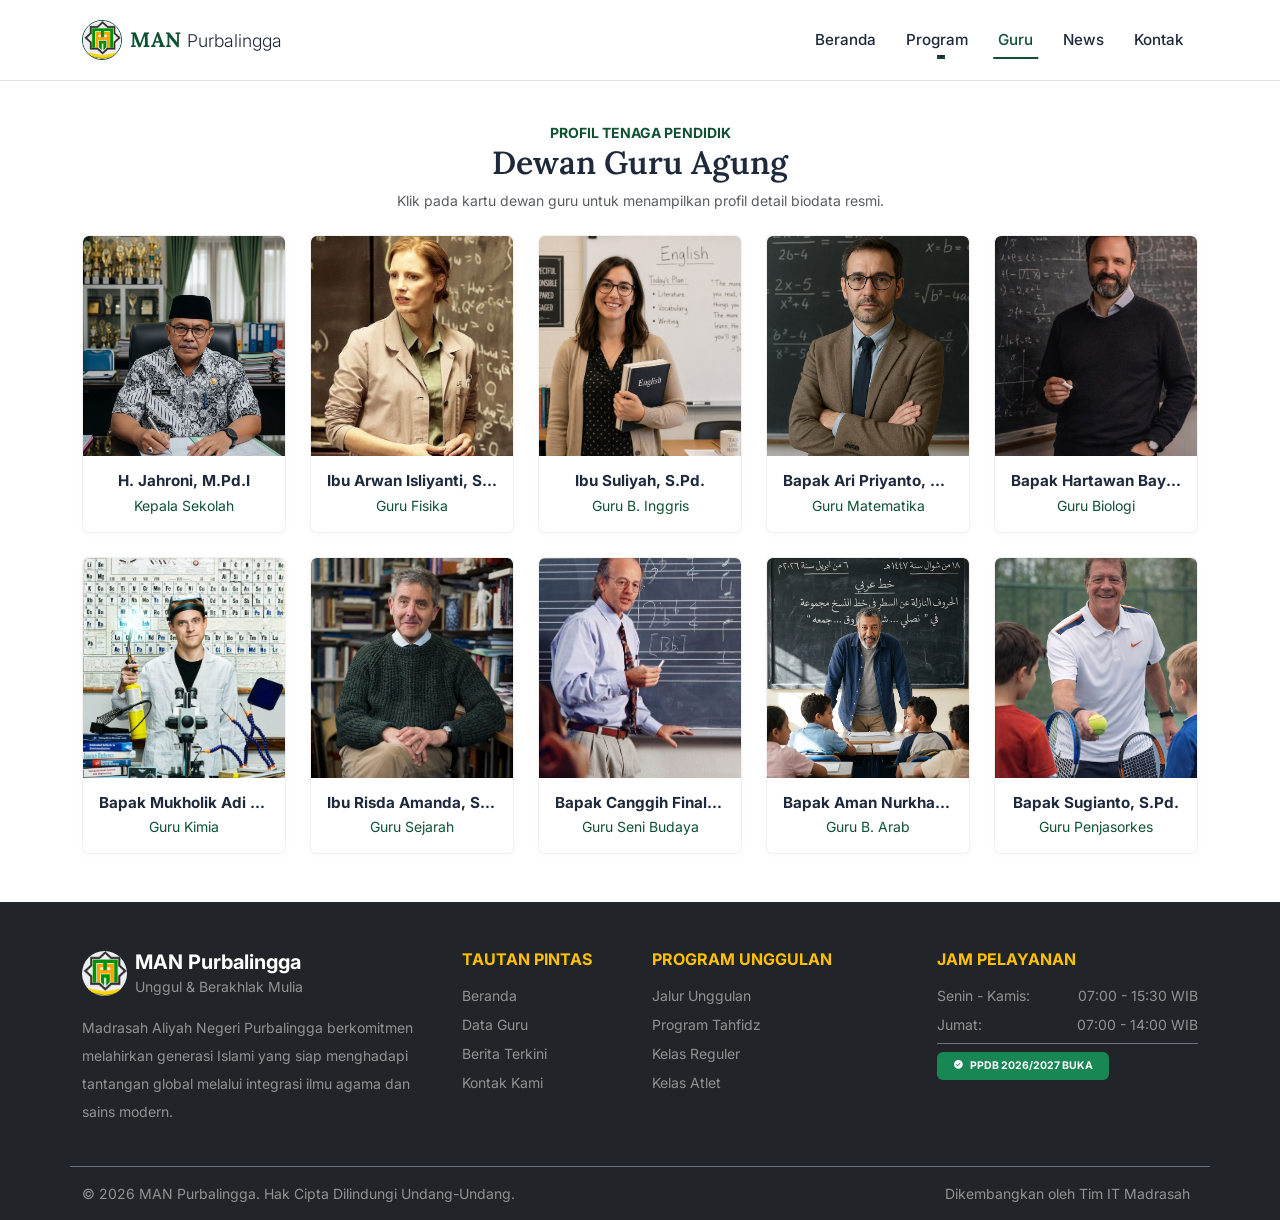
<file: guru.html>
<!DOCTYPE html>
<html lang="id">
<head>
  <meta charset="UTF-8" />
  <meta name="viewport" content="width=device-width, initial-scale=1.0" />
  <title>Direktori Pendidik | MAN Purbalingga</title>
  <link href="https://cdn.jsdelivr.net/npm/bootstrap@5.3.2/dist/css/bootstrap.min.css" rel="stylesheet" />
  <link href="https://fonts.googleapis.com/css2?family=Inter:wght@400;500;600&family=Lora:wght@600&display=swap" rel="stylesheet" />
  <link href="https://unpkg.com/boxicons@2.1.4/css/boxicons.min.css" rel="stylesheet" />
  <link rel="stylesheet" href="style.css" />
</head>
<body class="bg-white-base">

  <nav class="navbar navbar-expand-lg fixed-top custom-navbar bg-white border-bottom">
    <div class="container">
      <a class="navbar-brand d-flex align-items-center" href="index.html">
        <img src="logo.jpg" alt="Logo" class="brand-logo me-2 rounded-circle" style="width: 40px; height: 40px; object-fit: cover;" />
        <div><span class="brand-main">MAN</span> <span class="brand-sub">Purbalingga</span></div>
      </a>
      <button class="navbar-toggler border-0" type="button" data-bs-toggle="collapse" data-bs-target="#navbarNav">
        <i class="bx bx-menu fs-2 text-success-man"></i>
      </button>
      <div class="collapse navbar-collapse" id="navbarNav">
        <ul class="navbar-nav ms-auto align-items-center">
          <li class="nav-item"><a class="nav-link" href="index.html">Beranda</a></li>
          <li class="nav-item dropdown">
            <a class="nav-link dropdown-toggle" href="#" id="progD" data-bs-toggle="dropdown">Program</a>
            <ul class="dropdown-menu border-0 shadow-sm">
              <li><a class="dropdown-item" href="program.html#unggul">Jalur Unggul</a></li>
              <li><a class="dropdown-item" href="program.html#reguler">Reguler</a></li>
              <li><a class="dropdown-item" href="program.html#mandiri">Mandiri</a></li>
              <li><a class="dropdown-item" href="program.html#tahfidz">Tahfidz</a></li>
              <li><a class="dropdown-item" href="program.html#atlet">Atlet (Olahraga)</a></li>
            </ul>
          </li>
          <li class="nav-item"><a class="nav-link active" href="guru.html">Guru</a></li>
          <li class="nav-item"><a class="nav-link" href="index.html#news-section">News</a></li>
          <li class="nav-item"><a class="nav-link" href=index.html#kontak>Kontak</a></li>
        </ul>
        </ul>
      </div>
    </div>
  </nav>

  <div class="container py-5 mt-5">
    <div class="text-center my-4">
      <span class="text-success-man text-uppercase tracking-wider small fw-bold">Profil Tenaga Pendidik</span>
      <h2 class="title-academic text-dark-man">Dewan Guru Agung</h2>
      <p class="text-muted small">Klik pada kartu dewan guru untuk menampilkan profil detail biodata resmi.</p>
    </div>

    <div class="row row-cols-1 row-cols-sm-2 row-cols-md-3 row-cols-lg-5 g-4">
      
      <div class="col">
        <div class="card teacher-interactive-card border-0 text-center h-100 shadow-xs" data-bs-toggle="modal" data-bs-target="#modalGuru1" style="cursor: pointer;">
          <div class="img-container position-relative overflow-hidden bg-light rounded-top">
            <img src="kepsek.jpg" class="card-img-top" alt="Travis Scott" style="height: 220px; object-fit: cover;" />
          </div>
          <div class="card-body p-3 bg-white rounded-bottom">
            <h6 class="fw-bold text-dark-man mb-1 text-truncate" style="font-size: 0.95rem;">H. Jahroni, M.Pd.I</h6>
            <small class="text-success-man d-block small">Kepala Sekolah</small>
          </div>
        </div>
      </div>

      <div class="col">
        <div class="card teacher-interactive-card border-0 text-center h-100 shadow-xs" data-bs-toggle="modal" data-bs-target="#modalGuru2" style="cursor: pointer;">
          <div class="img-container position-relative overflow-hidden bg-light rounded-top">
            <img src="fisika.jpg" class="card-img-top" alt="Aubrey Drake" style="height: 220px; object-fit: cover;" />
          </div>
          <div class="card-body p-3 bg-white rounded-bottom">
            <h6 class="fw-bold text-dark-man mb-1 text-truncate" style="font-size: 0.95rem;">Ibu Arwan Isliyanti, S.Pd., M.PFis.</h6>
            <small class="text-success-man d-block small">Guru Fisika</small>
          </div>
        </div>
      </div>

      <div class="col">
        <div class="card teacher-interactive-card border-0 text-center h-100 shadow-xs" data-bs-toggle="modal" data-bs-target="#modalGuru3" style="cursor: pointer;">
          <div class="img-container position-relative overflow-hidden bg-light rounded-top">
            <img src="eng.jpg" class="card-img-top" alt="Frank Ocean" style="height: 220px; object-fit: cover;" />
          </div>
          <div class="card-body p-3 bg-white rounded-bottom">
            <h6 class="fw-bold text-dark-man mb-1 text-truncate" style="font-size: 0.95rem;">Ibu Suliyah, S.Pd.</h6>
            <small class="text-success-man d-block small">Guru B. Inggris</small>
          </div>
        </div>
      </div>

      <div class="col">
        <div class="card teacher-interactive-card border-0 text-center h-100 shadow-xs" data-bs-toggle="modal" data-bs-target="#modalGuru4" style="cursor: pointer;">
          <div class="img-container position-relative overflow-hidden bg-light rounded-top">
            <img src="math.jpg" class="card-img-top" alt="Kendrick Lamar" style="height: 220px; object-fit: cover;" />
          </div>
          <div class="card-body p-3 bg-white rounded-bottom">
            <h6 class="fw-bold text-dark-man mb-1 text-truncate" style="font-size: 0.95rem;">Bapak Ari Priyanto, S.Pd.</h6>
            <small class="text-success-man d-block small">Guru Matematika</small>
          </div>
        </div>
      </div>

      <div class="col">
        <div class="card teacher-interactive-card border-0 text-center h-100 shadow-xs" data-bs-toggle="modal" data-bs-target="#modalGuru5" style="cursor: pointer;">
          <div class="img-container position-relative overflow-hidden bg-light rounded-top">
            <img src="biologi.jpg" class="card-img-top" alt="J. Cole" style="height: 220px; object-fit: cover;" />
          </div>
          <div class="card-body p-3 bg-white rounded-bottom">
            <h6 class="fw-bold text-dark-man mb-1 text-truncate" style="font-size: 0.95rem;">Bapak Hartawan Bayu P., S.Si.</h6>
            <small class="text-success-man d-block small">Guru Biologi</small>
          </div>
        </div>
      </div>

      <div class="col">
        <div class="card teacher-interactive-card border-0 text-center h-100 shadow-xs" data-bs-toggle="modal" data-bs-target="#modalGuru6" style="cursor: pointer;">
          <div class="img-container position-relative overflow-hidden bg-light rounded-top">
            <img src="kimia.jpg" class="card-img-top" alt="Kanye West" style="height: 220px; object-fit: cover;" />
          </div>
          <div class="card-body p-3 bg-white rounded-bottom">
            <h6 class="fw-bold text-dark-man mb-1 text-truncate" style="font-size: 0.95rem;"> Bapak Mukholik Adi Susatyo, S.Pd., M.Sc.</h6>
            <small class="text-success-man d-block small">Guru Kimia</small>
          </div>
        </div>
      </div>

      <div class="col">
        <div class="card teacher-interactive-card border-0 text-center h-100 shadow-xs" data-bs-toggle="modal" data-bs-target="#modalGuru7" style="cursor: pointer;">
          <div class="img-container position-relative overflow-hidden bg-light rounded-top">
            <img src="sejarah.jpg" class="card-img-top" alt="Eminem" style="height: 220px; object-fit: cover;" />
          </div>
          <div class="card-body p-3 bg-white rounded-bottom">
            <h6 class="fw-bold text-dark-man mb-1 text-truncate" style="font-size: 0.95rem;">Ibu Risda Amanda, S.Pd., Gr.</h6>
            <small class="text-success-man d-block small">Guru Sejarah</small>
          </div>
        </div>
      </div>

      <div class="col">
        <div class="card teacher-interactive-card border-0 text-center h-100 shadow-xs" data-bs-toggle="modal" data-bs-target="#modalGuru8" style="cursor: pointer;">
          <div class="img-container position-relative overflow-hidden bg-light rounded-top">
            <img src="senbud.jpg" class="card-img-top" alt="Asap Rocky" style="height: 220px; object-fit: cover;" />
          </div>
          <div class="card-body p-3 bg-white rounded-bottom">
            <h6 class="fw-bold text-dark-man mb-1 text-truncate" style="font-size: 0.95rem;">Bapak Canggih Finalti, S.Pd.</h6>
            <small class="text-success-man d-block small">Guru Seni Budaya</small>
          </div>
        </div>
      </div>

      <div class="col">
        <div class="card teacher-interactive-card border-0 text-center h-100 shadow-xs" data-bs-toggle="modal" data-bs-target="#modalGuru9" style="cursor: pointer;">
          <div class="img-container position-relative overflow-hidden bg-light rounded-top">
            <img src="arab.jpg" class="card-img-top" alt="Tyler" style="height: 220px; object-fit: cover;" />
          </div>
          <div class="card-body p-3 bg-white rounded-bottom">
            <h6 class="fw-bold text-dark-man mb-1 text-truncate" style="font-size: 0.95rem;">Bapak Aman Nurkhayanto, S.Pd.I.</h6>
            <small class="text-success-man d-block small">Guru B. Arab</small>
          </div>
        </div>
      </div>

      <div class="col">
        <div class="card teacher-interactive-card border-0 text-center h-100 shadow-xs" data-bs-toggle="modal" data-bs-target="#modalGuru10" style="cursor: pointer;">
          <div class="img-container position-relative overflow-hidden bg-light rounded-top">
            <img src="pjok.jpg" class="card-img-top" alt="Post Malone" style="height: 220px; object-fit: cover;" />
          </div>
          <div class="card-body p-3 bg-white rounded-bottom">
            <h6 class="fw-bold text-dark-man mb-1 text-truncate" style="font-size: 0.95rem;">Bapak Sugianto, S.Pd.</h6>
            <small class="text-success-man d-block small">Guru Penjasorkes</small>
          </div>
        </div>
      </div>

    </div>
  </div>

  <div class="modal fade" id="modalGuru1" tabindex="-1" aria-hidden="true">
    <div class="modal-dialog modal-dialog-centered">
      <div class="modal-content border-0 shadow">
        <div class="modal-header bg-success-man text-white">
          <h5 class="modal-title title-academic">Detail Profil Pendidik</h5>
          <button type="button" class="btn-close btn-close-white" data-bs-shadow="none" data-bs-dismiss="modal"></button>
        </div>
        <div class="modal-body p-4 text-center">
          <img src="kepsek.jpg" class="rounded-circle mb-3 border" style="width:120px; height:120px; object-fit:cover;" />
          <h4 class="fw-bold text-dark-man mb-1"></h4>H. Jahroni, M.Pd.I</h4>
          <span class="badge bg-light text-success-man mb-4">Kepala Madrasah</span>
          <div class="text-start border-top pt-3">
            <table class="table table-sm table-borderless small mb-0">
              <tr><td class="text-muted" style="width: 30%;">Alamat</td><td class="text-dark-man">: Purbalingga Kota, Jawa Tengah</td></tr>
              <tr><td class="text-muted">Tgl Lahir</td><td class="text-dark-man">: 30 April 1991</td></tr>
              <tr><td class="text-muted">Mengajar Sejak</td><td class="text-dark-man">: Tahun 2015</td></tr>
            </table>
          </div>
        </div>
      </div>
    </div>
  </div>

  <div class="modal fade" id="modalGuru2" tabindex="-1" aria-hidden="true">
    <div class="modal-dialog modal-dialog-centered">
      <div class="modal-content border-0 shadow">
        <div class="modal-header bg-success-man text-white">
          <h5 class="modal-title title-academic">Detail Profil Pendidik</h5>
          <button type="button" class="btn-close btn-close-white" data-bs-dismiss="modal"></button>
        </div>
        <div class="modal-body p-4 text-center">
          <img src="fisika.jpg" class="rounded-circle mb-3 border" style="width:120px; height:120px; object-fit:cover;" />
          <h4 class="fw-bold text-dark-man mb-1">Ibu Arwan Isliyanti, S.Pd., M.PFis.</h4>
          <span class="badge bg-light text-success-man mb-4">Guru Fisika Terpadu</span>
          <div class="text-start border-top pt-3">
            <table class="table table-sm table-borderless small mb-0">
              <tr><td class="text-muted" style="width: 30%;">Alamat</td><td class="text-dark-man">: Kalimanah, Kabupaten Purbalingga</td></tr>
              <tr><td class="text-muted">Tgl Lahir</td><td class="text-dark-man">: 24 Oktober 1986</td></tr>
              <tr><td class="text-muted">Mengajar Sejak</td><td class="text-dark-man">: Tahun 2012</td></tr>
            </table>
          </div>
        </div>
      </div>
    </div>
  </div>

  <div class="modal fade" id="modalGuru3" tabindex="-1" aria-hidden="true">
    <div class="modal-dialog modal-dialog-centered">
      <div class="modal-content border-0 shadow">
        <div class="modal-header bg-success-man text-white">
          <h5 class="modal-title title-academic">Detail Profil Pendidik</h5>
          <button type="button" class="btn-close btn-close-white" data-bs-dismiss="modal"></button>
        </div>
        <div class="modal-body p-4 text-center">
          <img src="eng.jpg" class="rounded-circle mb-3 border" style="width:120px; height:120px; object-fit:cover;" />
          <h4 class="fw-bold text-dark-man mb-1">Ibu Suliyah, S.Pd.</h4>
          <span class="badge bg-light text-success-man mb-4">Guru Bahasa Inggris</span>
          <div class="text-start border-top pt-3">
            <table class="table table-sm table-borderless small mb-0">
              <tr><td class="text-muted" style="width: 30%;">Alamat</td><td class="text-dark-man">: Bobotsari, Kabupaten Purbalingga</td></tr>
              <tr><td class="text-muted">Tgl Lahir</td><td class="text-dark-man">: 28 Oktober 1987</td></tr>
              <tr><td class="text-muted">Mengajar Sejak</td><td class="text-dark-man">: Tahun 2017</td></tr>
            </table>
          </div>
        </div>
      </div>
    </div>
  </div>

  <div class="modal fade" id="modalGuru4" tabindex="-1" aria-hidden="true">
    <div class="modal-dialog modal-dialog-centered">
      <div class="modal-content border-0 shadow">
        <div class="modal-header bg-success-man text-white">
          <h5 class="modal-title title-academic">Detail Profil Pendidik</h5>
          <button type="button" class="btn-close btn-close-white" data-bs-dismiss="modal"></button>
        </div>
        <div class="modal-body p-4 text-center">
          <img src="math.jpg" class="rounded-circle mb-3 border" style="width:120px; height:120px; object-fit:cover;" />
          <h4 class="fw-bold text-dark-man mb-1">Bapak Ari Priyanto, S.Pd.</h4>
          <span class="badge bg-light text-success-man mb-4">Guru Matematika</span>
          <div class="text-start border-top pt-3">
            <table class="table table-sm table-borderless small mb-0">
              <tr><td class="text-muted" style="width: 30%;">Alamat</td><td class="text-dark-man">: Kutasari, Purbalingga</td></tr>
              <tr><td class="text-muted">Tgl Lahir</td><td class="text-dark-man">: 17 Juni 1987</td></tr>
              <tr><td class="text-muted">Mengajar Sejak</td><td class="text-dark-man">: Tahun 2016</td></tr>
            </table>
          </div>
        </div>
      </div>
    </div>
  </div>

  <div class="modal fade" id="modalGuru5" tabindex="-1" aria-hidden="true">
    <div class="modal-dialog modal-dialog-centered">
      <div class="modal-content border-0 shadow">
        <div class="modal-header bg-success-man text-white">
          <h5 class="modal-title title-academic">Detail Profil Pendidik</h5>
          <button type="button" class="btn-close btn-close-white" data-bs-dismiss="modal"></button>
        </div>
        <div class="modal-body p-4 text-center">
          <img src="biologi.jpg" class="rounded-circle mb-3 border" style="width:120px; height:120px; object-fit:cover;" />
          <h4 class="fw-bold text-dark-man mb-1">JBapak Hartawan Bayu P., S.Si.</h4>
          <span class="badge bg-light text-success-man mb-4">Guru Biologi</span>
          <div class="text-start border-top pt-3">
            <table class="table table-sm table-borderless small mb-0">
              <tr><td class="text-muted" style="width: 30%;">Alamat</td><td class="text-dark-man">: Mrebet, Purbalingga</td></tr>
              <tr><td class="text-muted">Tgl Lahir</td><td class="text-dark-man">: 28 Januari 1985</td></tr>
              <tr><td class="text-muted">Mengajar Sejak</td><td class="text-dark-man">: Tahun 2014</td></tr>
            </table>
          </div>
        </div>
      </div>
    </div>
  </div>

  <div class="modal fade" id="modalGuru6" tabindex="-1" aria-hidden="true">
    <div class="modal-dialog modal-dialog-centered">
      <div class="modal-content border-0 shadow">
        <div class="modal-header bg-success-man text-white">
          <h5 class="modal-title title-academic">Detail Profil Pendidik</h5>
          <button type="button" class="btn-close btn-close-white" data-bs-dismiss="modal"></button>
        </div>
        <div class="modal-body p-4 text-center">
          <img src="kimia.jpg" class="rounded-circle mb-3 border" style="width:120px; height:120px; object-fit:cover;" />
          <h4 class="fw-bold text-dark-man mb-1"> Bapak Mukholik Adi Susatyo, S.Pd., M.Sc.</h4>
          <span class="badge bg-light text-success-man mb-4">Guru Kimia</span>
          <div class="text-start border-top pt-3">
            <table class="table table-sm table-borderless small mb-0">
              <tr><td class="text-muted" style="width: 30%;">Alamat</td><td class="text-dark-man">: Padamara, Purbalingga</td></tr>
              <tr><td class="text-muted">Tgl Lahir</td><td class="text-dark-man">: 8 Juni 1977</td></tr>
              <tr><td class="text-muted">Mengajar Sejak</td><td class="text-dark-man">: Tahun 2010</td></tr>
            </table>
          </div>
        </div>
      </div>
    </div>
  </div>

  <div class="modal fade" id="modalGuru7" tabindex="-1" aria-hidden="true">
    <div class="modal-dialog modal-dialog-centered">
      <div class="modal-content border-0 shadow">
        <div class="modal-header bg-success-man text-white">
          <h5 class="modal-title title-academic">Detail Profil Pendidik</h5>
          <button type="button" class="btn-close btn-close-white" data-bs-dismiss="modal"></button>
        </div>
        <div class="modal-body p-4 text-center">
          <img src="sejarah.jpg" class="rounded-circle mb-3 border" style="width:120px; height:120px; object-fit:cover;" />
          <h4 class="fw-bold text-dark-man mb-1">Ibu Risda Amanda, S.Pd., Gr.</h4>
          <span class="badge bg-light text-success-man mb-4">Guru Sejarah</span>
          <div class="text-start border-top pt-3">
            <table class="table table-sm table-borderless small mb-0">
              <tr><td class="text-muted" style="width: 30%;">Alamat</td><td class="text-dark-man">: Bukateja, Purbalingga</td></tr>
              <tr><td class="text-muted">Tgl Lahir</td><td class="text-dark-man">: 17 Oktober 1972</td></tr>
              <tr><td class="text-muted">Mengajar Sejak</td><td class="text-dark-man">: Tahun 2008</td></tr>
            </table>
          </div>
        </div>
      </div>
    </div>
  </div>

  <div class="modal fade" id="modalGuru8" tabindex="-1" aria-hidden="true">
    <div class="modal-dialog modal-dialog-centered">
      <div class="modal-content border-0 shadow">
        <div class="modal-header bg-success-man text-white">
          <h5 class="modal-title title-academic">Detail Profil Pendidik</h5>
          <button type="button" class="btn-close btn-close-white" data-bs-dismiss="modal"></button>
        </div>
        <div class="modal-body p-4 text-center">
          <img src="senbud.jpg" class="rounded-circle mb-3 border" style="width:120px; height:120px; object-fit:cover;" />
          <h4 class="fw-bold text-dark-man mb-1">Bapak Canggih Finalti, S.Pd.</h4>
          <span class="badge bg-light text-success-man mb-4">Guru Seni Budaya</span>
          <div class="text-start border-top pt-3">
            <table class="table table-sm table-borderless small mb-0">
              <tr><td class="text-muted" style="width: 30%;">Alamat</td><td class="text-dark-man">: Karanganyar, Purbalingga</td></tr>
              <tr><td class="text-muted">Tgl Lahir</td><td class="text-dark-man">: 3 Oktober 1988</td></tr>
              <tr><td class="text-muted">Mengajar Sejak</td><td class="text-dark-man">: Tahun 2018</td></tr>
            </table>
          </div>
        </div>
      </div>
    </div>
  </div>

  <div class="modal fade" id="modalGuru9" tabindex="-1" aria-hidden="true">
    <div class="modal-dialog modal-dialog-centered">
      <div class="modal-content border-0 shadow">
        <div class="modal-header bg-success-man text-white">
          <h5 class="modal-title title-academic">Detail Profil Pendidik</h5>
          <button type="button" class="btn-close btn-close-white" data-bs-dismiss="modal"></button>
        </div>
        <div class="modal-body p-4 text-center">
          <img src="arab.jpg" class="rounded-circle mb-3 border" style="width:120px; height:120px; object-fit:cover;" />
          <h4 class="fw-bold text-dark-man mb-1">Bapak Aman Nurkhayanto, S.Pd.I.</h4>
          <span class="badge bg-light text-success-man mb-4">Guru B. Arab</span>
          <div class="text-start border-top pt-3">
            <table class="table table-sm table-borderless small mb-0">
              <tr><td class="text-muted" style="width: 30%;">Alamat</td><td class="text-dark-man">: Kejobong, Purbalingga</td></tr>
              <tr><td class="text-muted">Tgl Lahir</td><td class="text-dark-man">: 6 Maret 1991</td></tr>
              <tr><td class="text-muted">Mengajar Sejak</td><td class="text-dark-man">: Tahun 2020</td></tr>
            </table>
          </div>
        </div>
      </div>
    </div>
  </div>

  <div class="modal fade" id="modalGuru10" tabindex="-1" aria-hidden="true">
    <div class="modal-dialog modal-dialog-centered">
      <div class="modal-content border-0 shadow">
        <div class="modal-header bg-success-man text-white">
          <h5 class="modal-title title-academic">Detail Profil Pendidik</h5>
          <button type="button" class="btn-close btn-close-white" data-bs-dismiss="modal"></button>
        </div>
        <div class="modal-body p-4 text-center">
          <img src="pjok.jpg" class="rounded-circle mb-3 border" style="width:120px; height:120px; object-fit:cover;" />
          <h4 class="fw-bold text-dark-man mb-1">Bapak Sugianto, S.Pd.</h4>
          <span class="badge bg-light text-success-man mb-4">Guru Penjasorkes</span>
          <div class="text-start border-top pt-3">
            <table class="table table-sm table-borderless small mb-0">
              <tr><td class="text-muted" style="width: 30%;">Alamat</td><td class="text-dark-man">: Pengadegan, Purbalingga</td></tr>
              <tr><td class="text-muted">Tgl Lahir</td><td class="text-dark-man">: 4 Juli 1995</td></tr>
              <tr><td class="text-muted">Mengajar Sejak</td><td class="text-dark-man">: Tahun 2022</td></tr>
            </table>
          </div>
        </div>
      </div>
    </div>
  </div>

  <footer class="bg-dark text-white pt-5 pb-3">
    <div class="container">
      <div class="row g-4">
        <div class="col-lg-4 col-md-6">
          <div class="d-flex align-items-center mb-3">
            <img src="logo.jpg" alt="Logo" class="rounded-circle me-2" style="width: 45px; height: 45px; object-fit: cover;" />
            <div>
              <h5 class="mb-0 fw-bold tracking-wider">MAN Purbalingga</h5>
              <small class="text-white-50">Unggul & Berakhlak Mulia</small>
            </div>
          </div>
          <p class="small text-white-50 lh-lg">Madrasah Aliyah Negeri Purbalingga berkomitmen melahirkan generasi Islami yang siap menghadapi tantangan global melalui integrasi ilmu agama dan sains modern.</p>
        </div>

        <div class="col-lg-2 col-md-6 col-6">
          <h6 class="fw-bold text-uppercase tracking-wider mb-3 text-warning">Tautan Pintas</h6>
          <ul class="list-unstyled small">
            <li class="mb-2"><a href="index.html" class="text-white-50 text-decoration-none text-white-hover">Beranda</a></li>
            <li class="mb-2"><a href="guru.html" class="text-white-50 text-decoration-none text-white-hover">Data Guru</a></li>
            <li class="mb-2"><a href="index.html#news-section" class="text-white-50 text-decoration-none text-white-hover">Berita Terkini</a></li>
            <li class="mb-2"><a href="index.html#kontak" class="text-white-50 text-decoration-none text-white-hover">Kontak Kami</a></li>
          </ul>
        </div>

        <div class="col-lg-3 col-md-6 col-6">
          <h6 class="fw-bold text-uppercase tracking-wider mb-3 text-warning">Program Unggulan</h6>
          <ul class="list-unstyled small">
            <li class="mb-2"><a href="program.html#unggul" class="text-white-50 text-decoration-none text-white-hover">Jalur Unggulan</a></li>
            <li class="mb-2"><a href="program.html#tahfidz" class="text-white-50 text-decoration-none text-white-hover">Program Tahfidz</a></li>
            <li class="mb-2"><a href="program.html#reguler" class="text-white-50 text-decoration-none text-white-hover">Kelas Reguler</a></li>
            <li class="mb-2"><a href="program.html#atlet" class="text-white-50 text-decoration-none text-white-hover">Kelas Atlet</a></li>
          </ul>
        </div>

        <div class="col-lg-3 col-md-6">
          <h6 class="fw-bold text-uppercase tracking-wider mb-3 text-warning">Jam Pelayanan</h6>
          <ul class="list-unstyled small text-white-50">
            <li class="mb-2 d-flex justify-content-between">
              <span>Senin - Kamis:</span>
              <span>07:00 - 15:30 WIB</span>
            </li>
            <li class="mb-2 d-flex justify-content-between">
              <span>Jumat:</span>
              <span>07:00 - 14:00 WIB</span>
            </li>
            <li class="border-top border-secondary pt-2 mt-2 text-center text-md-start">
              <span class="badge bg-success px-3 py-2 text-uppercase"><i class="bx bxs-check-circle me-1"></i> PPDB 2026/2027 Buka</span>
            </li>
          </ul>
        </div>
      </div>

      <div class="row mt-4 pt-3 border-top border-secondary text-center small text-white-50">
        <div class="col-md-6 text-md-start mb-2 mb-md-0">
          © 2026 MAN Purbalingga. Hak Cipta Dilindungi Undang-Undang.
        </div>
        <div class="col-md-6 text-md-end">
          <span class="me-2">Dikembangkan oleh Tim IT Madrasah</span>
        </div>
      </div>
    </div>
  </footer>
  <script src="https://cdn.jsdelivr.net/npm/bootstrap@5.3.2/dist/js/bootstrap.bundle.min.js"></script>
</body>
</html>
</file>
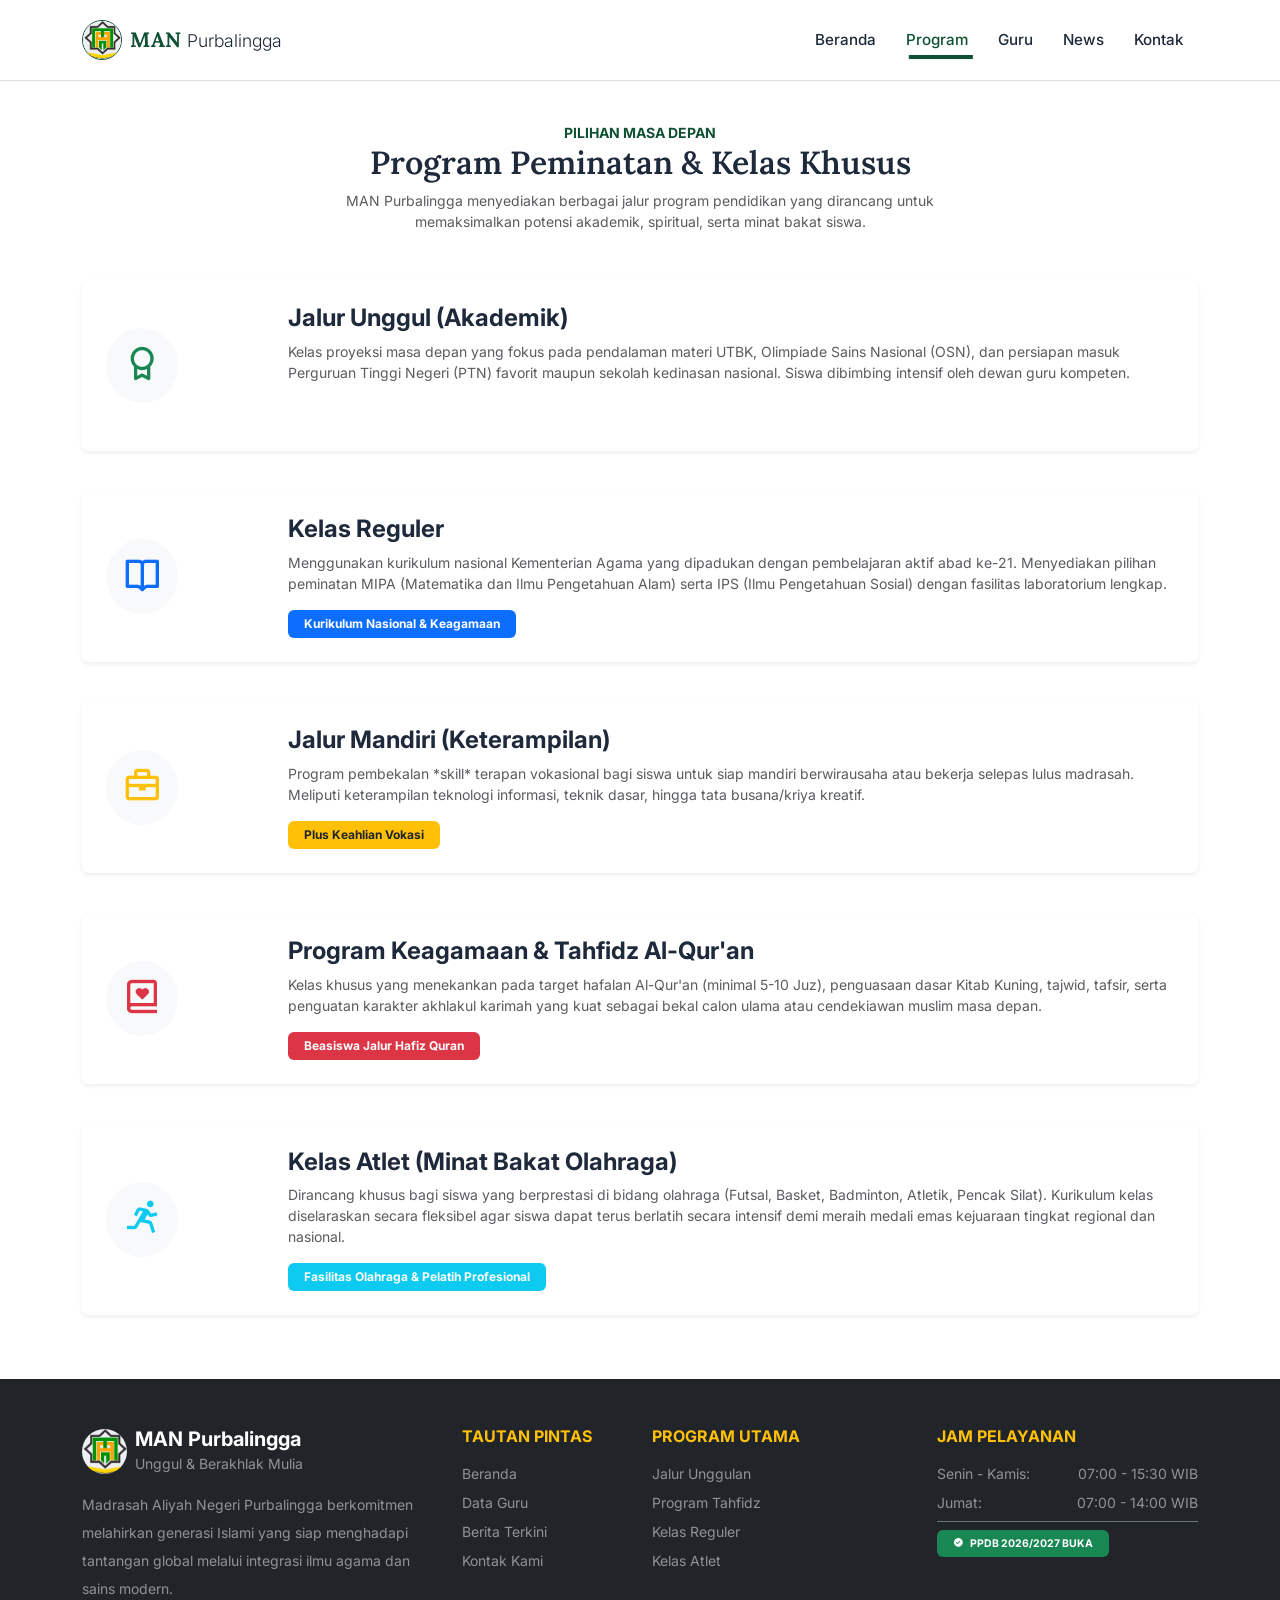
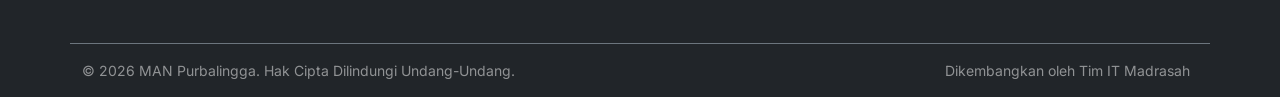
<file: program.html>
<!DOCTYPE html>
<html lang="id">
<head>
  <meta charset="UTF-8" />
  <meta name="viewport" content="width=device-width, initial-scale=1.0" />
  <title>Program Akademik & Unggulan | MAN Purbalingga</title>
  <link href="https://cdn.jsdelivr.net/npm/bootstrap@5.3.2/dist/css/bootstrap.min.css" rel="stylesheet" />
  <link href="https://fonts.googleapis.com/css2?family=Inter:wght@400;500;600&family=Lora:wght@600&display=swap" rel="stylesheet" />
  <link href="https://unpkg.com/boxicons@2.1.4/css/boxicons.min.css" rel="stylesheet" />
  <link rel="stylesheet" href="style.css" />
</head>
<body class="bg-white-base">

  <nav class="navbar navbar-expand-lg fixed-top custom-navbar bg-white border-bottom">
    <div class="container">
      <a class="navbar-brand d-flex align-items-center" href="index.html">
        <img src="logo.jpg" alt="Logo" class="brand-logo me-2 rounded-circle" style="width: 40px; height: 40px; object-fit: cover;" />
        <div><span class="brand-main">MAN</span> <span class="brand-sub">Purbalingga</span></div>
      </a>
      <button class="navbar-toggler border-0" type="button" data-bs-toggle="collapse" data-bs-target="#navbarNav">
        <i class="bx bx-menu fs-2 text-success-man"></i>
      </button>
      <div class="collapse navbar-collapse" id="navbarNav">
        <ul class="navbar-nav ms-auto align-items-center">
          <li class="nav-item"><a class="nav-link" href="index.html">Beranda</a></li>
          <li class="nav-item dropdown">
            <a class="nav-link dropdown-toggle active" href="#" id="progD" data-bs-toggle="dropdown">Program</a>
            <ul class="dropdown-menu border-0 shadow-sm">
              <li><a class="dropdown-item" href="#unggul">Jalur Unggul</a></li>
              <li><a class="dropdown-item" href="#reguler">Reguler</a></li>
              <li><a class="dropdown-item" href="#mandiri">Mandiri</a></li>
              <li><a class="dropdown-item" href="#tahfidz">Tahfidz</a></li>
              <li><a class="dropdown-item" href="#atlet">Atlet (Olahraga)</a></li>
            </ul>
          </li>
          <li class="nav-item"><a class="nav-link" href="guru.html">Guru</a></li>
          <li class="nav-item"><a class="nav-link" href="index.html#news-section">News</a></li>
          <li class="nav-item"><a class="nav-link" href=index.html#kontak>Kontak</a></li>
        </ul>
      </div>
    </div>
  </nav>

  <div class="container py-5 mt-5">
    <div class="text-center my-4">
      <span class="text-success-man text-uppercase tracking-wider small fw-bold">Pilihan Masa Depan</span>
      <h2 class="title-academic text-dark-man">Program Peminatan & Kelas Khusus</h2>
      <p class="text-muted small mx-auto" style="max-width: 600px;">
        MAN Purbalingga menyediakan berbagai jalur program pendidikan yang dirancang untuk memaksimalkan potensi akademik, spiritual, serta minat bakat siswa.
      </p>
    </div>

    <div class="row g-4 mt-2">
      
      <div class="col-12 scroll-margin-custom" id="unggul">
        <div class="card border-0 shadow-sm p-4 bg-white mb-3">
          <div class="row align-items-center">
            <div class="col-md-2 text-center text-md-start mb-3 mb-md-0">
              <div class="bg-light text-success p-3 rounded-circle d-inline-block">
                <i class="bx bx-award fs-1"></i>
              </div>
            </div>
            <div class="col-md-10">
              <h4 class="fw-bold text-dark-man">Jalur Unggul (Akademik)</h4>
              <p class="text-muted small">
                Kelas proyeksi masa depan yang fokus pada pendalaman materi UTBK, Olimpiade Sains Nasional (OSN), dan persiapan masuk Perguruan Tinggi Negeri (PTN) favorit maupun sekolah kedinasan nasional. Siswa dibimbing intensif oleh dewan guru kompeten.
              </p>
              <span class="badge bg-success-man text-white px-3 py-2">Fokus Utama: Riset & Sains</span>
            </div>
          </div>
        </div>
      </div>

      <div class="col-12 scroll-margin-custom" id="reguler">
        <div class="card border-0 shadow-sm p-4 bg-white mb-3">
          <div class="row align-items-center">
            <div class="col-md-2 text-center text-md-start mb-3 mb-md-0">
              <div class="bg-light text-primary p-3 rounded-circle d-inline-block">
                <i class="bx bx-book-open fs-1"></i>
              </div>
            </div>
            <div class="col-md-10">
              <h4 class="fw-bold text-dark-man">Kelas Reguler</h4>
              <p class="text-muted small">
                Menggunakan kurikulum nasional Kementerian Agama yang dipadukan dengan pembelajaran aktif abad ke-21. Menyediakan pilihan peminatan MIPA (Matematika dan Ilmu Pengetahuan Alam) serta IPS (Ilmu Pengetahuan Sosial) dengan fasilitas laboratorium lengkap.
              </p>
              <span class="badge bg-primary text-white px-3 py-2">Kurikulum Nasional & Keagamaan</span>
            </div>
          </div>
        </div>
      </div>

      <div class="col-12 scroll-margin-custom" id="mandiri">
        <div class="card border-0 shadow-sm p-4 bg-white mb-3">
          <div class="row align-items-center">
            <div class="col-md-2 text-center text-md-start mb-3 mb-md-0">
              <div class="bg-light text-warning p-3 rounded-circle d-inline-block">
                <i class="bx bx-briefcase fs-1"></i>
              </div>
            </div>
            <div class="col-md-10">
              <h4 class="fw-bold text-dark-man">Jalur Mandiri (Keterampilan)</h4>
              <p class="text-muted small">
                Program pembekalan *skill* terapan vokasional bagi siswa untuk siap mandiri berwirausaha atau bekerja selepas lulus madrasah. Meliputi keterampilan teknologi informasi, teknik dasar, hingga tata busana/kriya kreatif.
              </p>
              <span class="badge bg-warning text-dark px-3 py-2">Plus Keahlian Vokasi</span>
            </div>
          </div>
        </div>
      </div>

      <div class="col-12 scroll-margin-custom" id="tahfidz">
        <div class="card border-0 shadow-sm p-4 bg-white mb-3">
          <div class="row align-items-center">
            <div class="col-md-2 text-center text-md-start mb-3 mb-md-0">
              <div class="bg-light text-danger p-3 rounded-circle d-inline-block">
                <i class="bx bx-book-heart fs-1"></i>
              </div>
            </div>
            <div class="col-md-10">
              <h4 class="fw-bold text-dark-man">Program Keagamaan & Tahfidz Al-Qur'an</h4>
              <p class="text-muted small">
                Kelas khusus yang menekankan pada target hafalan Al-Qur'an (minimal 5-10 Juz), penguasaan dasar Kitab Kuning, tajwid, tafsir, serta penguatan karakter akhlakul karimah yang kuat sebagai bekal calon ulama atau cendekiawan muslim masa depan.
              </p>
              <span class="badge bg-danger text-white px-3 py-2">Beasiswa Jalur Hafiz Quran</span>
            </div>
          </div>
        </div>
      </div>

      <div class="col-12 scroll-margin-custom" id="atlet">
        <div class="card border-0 shadow-sm p-4 bg-white mb-3">
          <div class="row align-items-center">
            <div class="col-md-2 text-center text-md-start mb-3 mb-md-0">
              <div class="bg-light text-info p-3 rounded-circle d-inline-block">
                <i class="bx bx-run fs-1"></i>
              </div>
            </div>
            <div class="col-md-10">
              <h4 class="fw-bold text-dark-man">Kelas Atlet (Minat Bakat Olahraga)</h4>
              <p class="text-muted small">
                Dirancang khusus bagi siswa yang berprestasi di bidang olahraga (Futsal, Basket, Badminton, Atletik, Pencak Silat). Kurikulum kelas diselaraskan secara fleksibel agar siswa dapat terus berlatih secara intensif demi meraih medali emas kejuaraan tingkat regional dan nasional.
              </p>
              <span class="badge bg-info text-white px-3 py-2">Fasilitas Olahraga & Pelatih Profesional</span>
            </div>
          </div>
        </div>
      </div>

    </div>
  </div>

  <footer class="bg-dark text-white pt-5 pb-3">
    <div class="container">
      <div class="row g-4">
        <div class="col-lg-4 col-md-6">
          <div class="d-flex align-items-center mb-3">
            <img src="logo.jpg" alt="Logo" class="rounded-circle me-2" style="width: 45px; height: 45px; object-fit: cover;" />
            <div>
              <h5 class="mb-0 fw-bold tracking-wider">MAN Purbalingga</h5>
              <small class="text-white-50">Unggul & Berakhlak Mulia</small>
            </div>
          </div>
          <p class="small text-white-50 lh-lg">Madrasah Aliyah Negeri Purbalingga berkomitmen melahirkan generasi Islami yang siap menghadapi tantangan global melalui integrasi ilmu agama dan sains modern.</p>
        </div>

        <div class="col-lg-2 col-md-6 col-6">
          <h6 class="fw-bold text-uppercase tracking-wider mb-3 text-warning">Tautan Pintas</h6>
          <ul class="list-unstyled small">
            <li class="mb-2"><a href="index.html" class="text-white-50 text-decoration-none text-white-hover">Beranda</a></li>
            <li class="mb-2"><a href="guru.html" class="text-white-50 text-decoration-none text-white-hover">Data Guru</a></li>
            <li class="mb-2"><a href="index.html#news-section" class="text-white-50 text-decoration-none text-white-hover">Berita Terkini</a></li>
            <li class="mb-2"><a href="index.html#kontak" class="text-white-50 text-decoration-none text-white-hover">Kontak Kami</a></li>
          </ul>
        </div>

        <div class="col-lg-3 col-md-6 col-6">
          <h6 class="fw-bold text-uppercase tracking-wider mb-3 text-warning">Program Utama</h6>
          <ul class="list-unstyled small">
            <li class="mb-2"><a href="#unggul" class="text-white-50 text-decoration-none text-white-hover">Jalur Unggulan</a></li>
            <li class="mb-2"><a href="#tahfidz" class="text-white-50 text-decoration-none text-white-hover">Program Tahfidz</a></li>
            <li class="mb-2"><a href="#reguler" class="text-white-50 text-decoration-none text-white-hover">Kelas Reguler</a></li>
            <li class="mb-2"><a href="#atlet" class="text-white-50 text-decoration-none text-white-hover">Kelas Atlet</a></li>
          </ul>
        </div>

        <div class="col-lg-3 col-md-6">
          <h6 class="fw-bold text-uppercase tracking-wider mb-3 text-warning">Jam Pelayanan</h6>
          <ul class="list-unstyled small text-white-50">
            <li class="mb-2 d-flex justify-content-between">
              <span>Senin - Kamis:</span>
              <span>07:00 - 15:30 WIB</span>
            </li>
            <li class="mb-2 d-flex justify-content-between">
              <span>Jumat:</span>
              <span>07:00 - 14:00 WIB</span>
            </li>
            <li class="border-top border-secondary pt-2 mt-2 text-center text-md-start">
              <span class="badge bg-success px-3 py-2 text-uppercase"><i class="bx bxs-check-circle me-1"></i> PPDB 2026/2027 Buka</span>
            </li>
          </ul>
        </div>
      </div>

      <div class="row mt-4 pt-3 border-top border-secondary text-center small text-white-50">
        <div class="col-md-6 text-md-start mb-2 mb-md-0">
          © 2026 MAN Purbalingga. Hak Cipta Dilindungi Undang-Undang.
        </div>
        <div class="col-md-6 text-md-end">
          <span class="me-2">Dikembangkan oleh Tim IT Madrasah</span>
        </div>
      </div>
    </div>
  </footer>

  <script src="https://cdn.jsdelivr.net/npm/bootstrap@5.3.2/dist/js/bootstrap.bundle.min.js"></script>
</body>
</html>
</file>
<file: style.css>
/* Custom Design Token - Premium School Standards */
:root {
  --man-emerald: #0f5132;        /* Hijau Khas MAN Elegan */
  --man-emerald-light: #e8f5e9;  /* Tint Hijau Transparan */
  --bg-white: #ffffff;           /* Base Utama Putih */
  --bg-light: #fafafa;           /* Base Sekunder Abu Sangat Cerah */
  --text-dark: #1e293b;          /* Warna Teks Utama Profesional */
  --text-secondary: #64748b;    /* Warna Teks Muted */
}

/* Reset Global & Aturan Font */
body {
  font-family: 'Inter', sans-serif;
  background-color: var(--bg-white);
  color: var(--text-dark);
}

.title-academic {
  font-family: 'Lora', serif;
  font-weight: 600;
}

/* Aturan Khusus Logo Brand Gambar */
.brand-logo {
  border: 1.5px solid var(--man-emerald);
}
.brand-main {
  font-family: 'Lora', serif;
  font-weight: 700;
  color: var(--man-emerald);
  letter-spacing: 0.5px;
  font-size: 1.3rem;
}
.brand-sub {
  font-weight: 300;
  color: var(--text-dark);
  font-size: 1.1rem;
}

/* Kustomisasi Navbar Utama dengan Efek Underline Slide-In */
.custom-navbar {
  background: rgba(255, 255, 255, 0.96);
  backdrop-filter: blur(8px);
  padding: 15px 0;
  border-bottom: 1px solid rgba(0, 0, 0, 0.05);
}

.custom-navbar .nav-link {
  color: var(--text-dark);
  font-size: 0.95rem;
  font-weight: 500;
  padding: 8px 15px !important;
  transition: color 0.3s ease;
  position: relative; /* Diperlukan untuk penempatan garis aksen */
}

/* Membuat Kerangka Garis Hover di Bawah Menu */
.custom-navbar .nav-link::after {
  content: '';
  position: absolute;
  width: 0;
  height: 2px;
  bottom: 0;
  left: 50%;
  background-color: var(--man-emerald);
  transition: all 0.3s ease;
  transform: translateX(-50%);
}

/* Reaksi Menu Navigasi Saat Di-hover / Aktif */
.custom-navbar .nav-link:hover::after,
.custom-navbar .nav-link.active::after {
  width: 70%; /* Lebar bentangan garis bawah */
}

.custom-navbar .nav-link:hover, 
.custom-navbar .nav-link.active {
  color: var(--man-emerald) !important;
}

/* Animasi & Transisi Halus Dropdown Menu */
.dropdown-menu {
  display: block;
  opacity: 0;
  visibility: hidden;
  border-radius: 6px;
  margin-top: 15px !important;
  border-top: 3px solid var(--man-emerald) !important; /* Batas atas hijau premium */
  box-shadow: 0 10px 30px rgba(0, 0, 0, 0.08) !important;
  transform: translateY(10px);
  transition: all 0.3s cubic-bezier(0.4, 0, 0.2, 1);
}

/* Menampilkan Dropdown Menu saat Di-hover */
.nav-item.dropdown:hover .dropdown-menu {
  opacity: 1;
  visibility: visible;
  transform: translateY(0);
}

/* Efek Mikro Interaktif pada Item Dropdown */
.dropdown-item {
  padding: 0.6rem 1.2rem;
  transition: all 0.25s ease;
  position: relative;
}

.dropdown-item:hover {
  background-color: var(--man-emerald-light);
  color: var(--man-emerald) !important;
  padding-left: 1.6rem; /* Teks sedikit bergeser ke kanan */
}

/* Indikator Garis Vertikal Samping pada Item Dropdown */
.dropdown-item::before {
  content: '';
  position: absolute;
  left: 0;
  top: 50%;
  transform: translateY(-50%);
  width: 0;
  height: 50%;
  background-color: var(--man-emerald);
  transition: width 0.2s ease;
}

.dropdown-item:hover::before {
  width: 4px; /* Garis tipis muncul di sebelah kiri item */
}

/* Hero Section - Full Width Tanpa Margin */
.hero-full {
  overflow: hidden;
  background-size: cover;       /* Gambar menutupi area secara proporsional */
  background-position: center;  /* Pusat gambar selalu di tengah */
  background-repeat: no-repeat; /* Mencegah gambar berulang */
  background-attachment: fixed; /* Menambahkan efek parallax mewah saat di-scroll */
}

.hero-mask {
  background: linear-gradient(to right, rgba(15, 81, 50, 0.85) 0%, rgba(30, 41, 59, 0.6) 100%);
}

/* Tombol Premium Khas Sekolah */
.btn-man-primary {
  background-color: var(--man-emerald);
  color: var(--bg-white);
  border: 1px solid var(--man-emerald);
  font-weight: 500;
  border-radius: 4px;
  transition: all 0.3s ease;
}
.btn-man-primary:hover {
  background-color: #0b3d26;
  color: var(--bg-white);
  transform: translateY(-2px);
}
.btn-man-outline {
  background-color: transparent;
  color: var(--bg-white);
  border: 1px solid rgba(255, 255, 255, 0.5);
  font-weight: 500;
  border-radius: 4px;
  transition: all 0.3s ease;
}
.btn-man-outline:hover {
  background-color: var(--bg-white);
  color: var(--man-emerald);
  border-color: var(--bg-white);
}

/* Kelas Helper Utilitas Warna */
.text-dark-man { color: var(--text-dark); }
.text-success-man { color: var(--man-emerald); }
.text-secondary-man { color: var(--text-secondary); }
.bg-white-base { background-color: var(--bg-white); }
.bg-light-base { background-color: var(--bg-light); }
.bg-dark-man { background-color: #111827; }

/* Tag Ambang Batas Sambutan Kepala Sekolah */
.frame-principal .principal-tag {
  position: absolute;
  bottom: 15px;
  left: 15px;
  right: 15px;
}

/* Item 10 Alasan Keunggulan */
.reason-item {
  border: 1px solid rgba(0,0,0,0.04);
  transition: transform 0.3s ease;
}
.reason-item:hover {
  transform: translateY(-3px);
  border-color: rgba(15, 81, 50, 0.2);
}

/* Hot News Card 4x4 */
.news-card {
  box-shadow: 0 4px 12px rgba(0, 0, 0, 0.02);
  border: 1px solid rgba(0, 0, 0, 0.05) !important;
  transition: transform 0.3s ease, box-shadow 0.3s ease;
}
.news-card:hover {
  transform: translateY(-5px);
  box-shadow: 0 10px 20px rgba(0,0,0,0.06);
}

/* INTERACTIVE CARD GURU (Halaman Direktori Guru) */
.teacher-interactive-card {
  cursor: pointer;
  border: 1px solid rgba(0, 0, 0, 0.06) !important;
  box-shadow: 0 4px 10px rgba(0, 0, 0, 0.01);
  transition: transform 0.3s cubic-bezier(0.25, 0.8, 0.25, 1), box-shadow 0.3s ease;
}

.teacher-interactive-card .img-container img {
  height: 240px;
  width: 100%;
  object-fit: cover;
  transition: transform 0.5s ease;
}

/* Efek Hover Sesuai Permintaan */
.teacher-interactive-card:hover {
  transform: translateY(-6px) scale(1.02);
  box-shadow: 0 12px 24px rgba(15, 81, 50, 0.08);
  border-color: rgba(15, 81, 50, 0.15) !important;
}

.teacher-interactive-card:hover .img-container img {
  transform: scale(1.05);
}

/* Efek Tambahan Area Peta & Kontak */
.map-wrapper {
  background-color: #ffffff;
  transition: box-shadow 0.3s ease;
}

.map-wrapper:hover {
  box-shadow: 0 10px 30px rgba(15, 81, 50, 0.05);
}

.text-success-man-hover {
  transition: color 0.2s ease, transform 0.2s ease;
}

.text-success-man-hover:hover {
  color: var(--man-emerald) !important;
  transform: translateY(-2px);
}

.shadow-xs {
  box-shadow: 0 2px 12px rgba(0, 0, 0, 0.02);
}

/* --- Efek Hover Menu Tautan Navigasi Footer --- */
.text-white-hover {
  transition: color 0.2s ease-in-out;
}

.text-white-hover:hover {
  color: #ffc107 !important; /* Mengubah warna teks menjadi kuning saat kursor mendekat */
  text-decoration: underline !important;
}

/* Mencegah konten tertutup oleh fixed navbar saat navigasi jangkar diklik */
.scroll-margin-custom {
  scroll-margin-top: 90px; 
}
</file>
